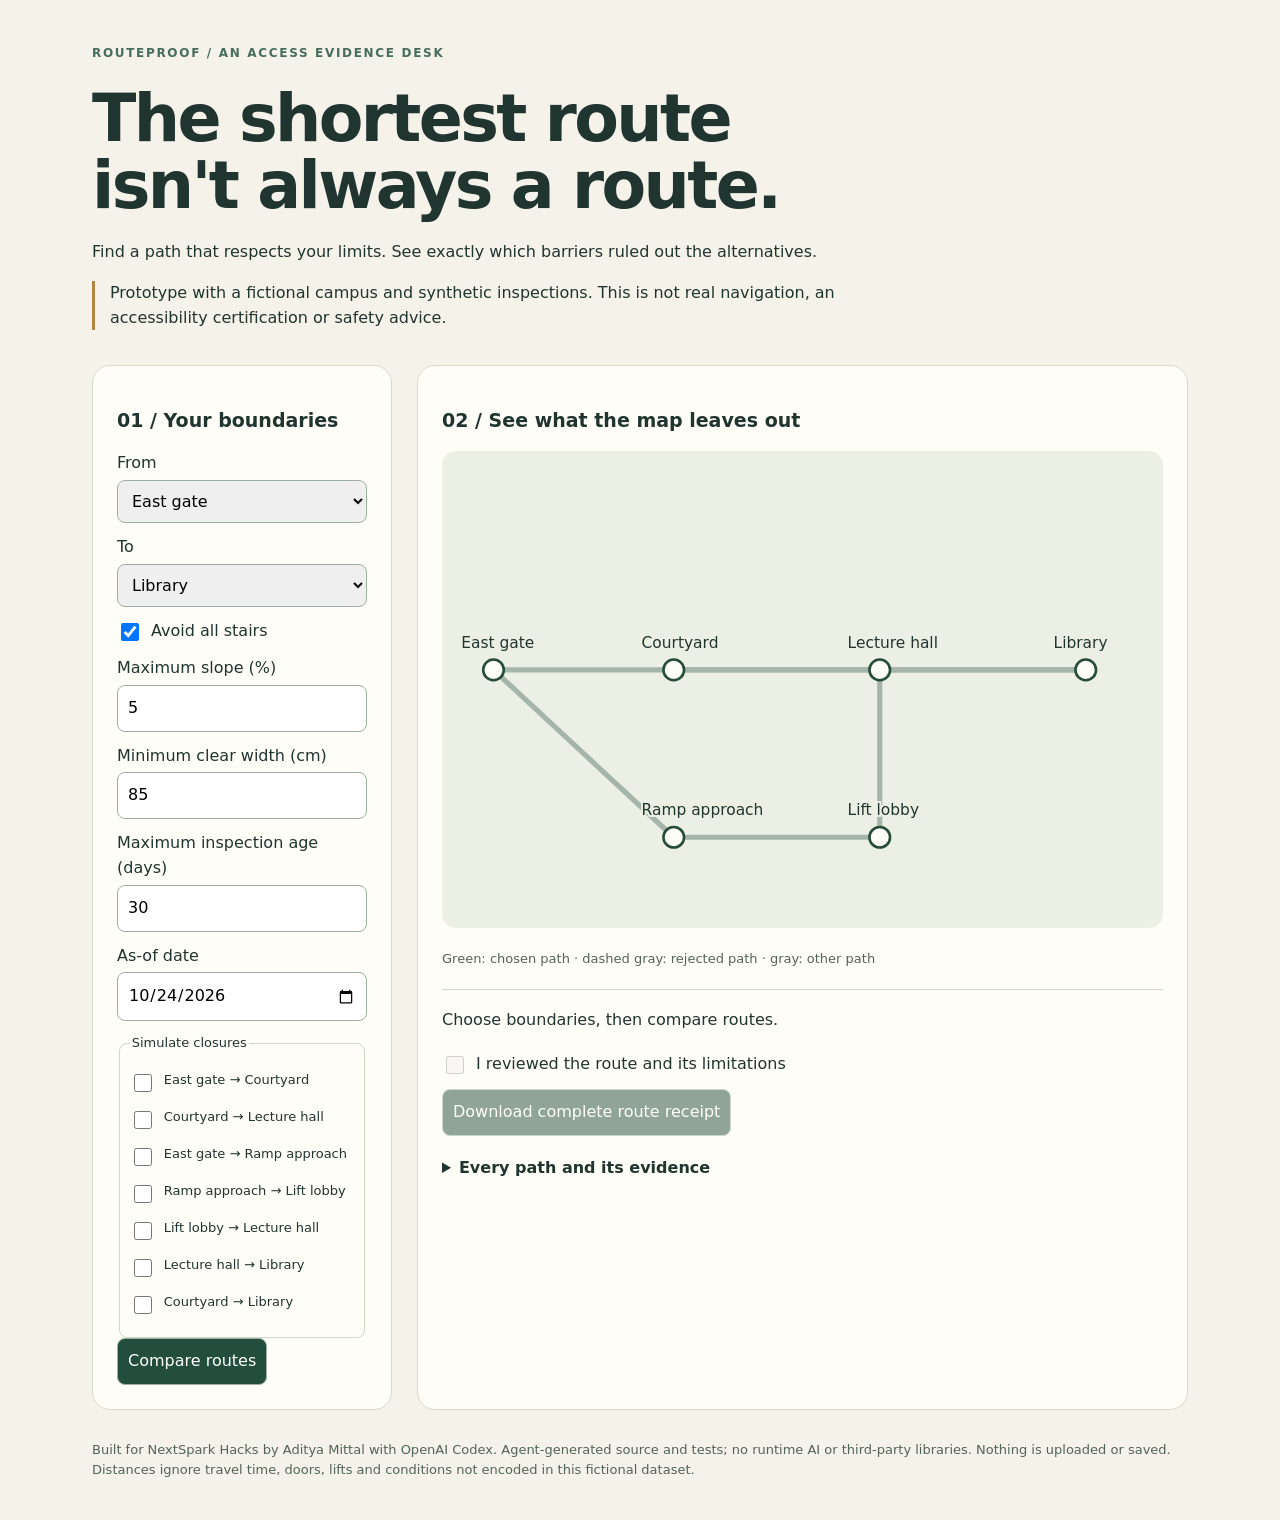
<file: index.html>
<!doctype html><html lang="en"><meta charset="utf-8"><meta name="viewport" content="width=device-width, initial-scale=1"><title>RouteProof — show the barriers</title><link rel="stylesheet" href="style.css"><main><header><span class="eyebrow">ROUTEPROOF / AN ACCESS EVIDENCE DESK</span><h1>The shortest route<br>isn't always a route.</h1><p>Find a path that respects your limits. See exactly which barriers ruled out the alternatives.</p><p class="notice">Prototype with a fictional campus and synthetic inspections. This is not real navigation, an accessibility certification or safety advice.</p></header><div class="layout"><form id="controls"><h2>01 / Your boundaries</h2><label>From<select id="from"></select></label><label>To<select id="to"></select></label><label class="check"><input type="checkbox" id="stairs" checked> Avoid all stairs</label><label>Maximum slope (%)<input id="slope" type="number" min="0" max="30" value="5" required></label><label>Minimum clear width (cm)<input id="width" type="number" min="0" max="300" value="85" required></label><label>Maximum inspection age (days)<input id="age" type="number" min="0" max="365" value="30" required></label><label>As-of date<input id="asof" type="date" value="2026-10-24" required></label><fieldset><legend>Simulate closures</legend><div id="closures"></div></fieldset><button type="submit">Compare routes</button></form><section><h2>02 / See what the map leaves out</h2><svg id="map" viewBox="0 0 560 370" role="img" aria-label="Fictional campus graph; route and rejection details are listed below"></svg><p class="legend">Green: chosen path · dashed gray: rejected path · gray: other path</p><div id="result" role="status" aria-live="polite">Choose boundaries, then compare routes.</div><label class="check"><input type="checkbox" id="approve" disabled> I reviewed the route and its limitations</label><button id="download" disabled>Download complete route receipt</button><details><summary>Every path and its evidence</summary><div id="audit"></div></details></section></div><footer>Built for NextSpark Hacks by Aditya Mittal with OpenAI Codex. Agent-generated source and tests; no runtime AI or third-party libraries. Nothing is uploaded or saved. Distances ignore travel time, doors, lifts and conditions not encoded in this fictional dataset.</footer></main><script type="module" src="ui.js"></script></html>
</file>
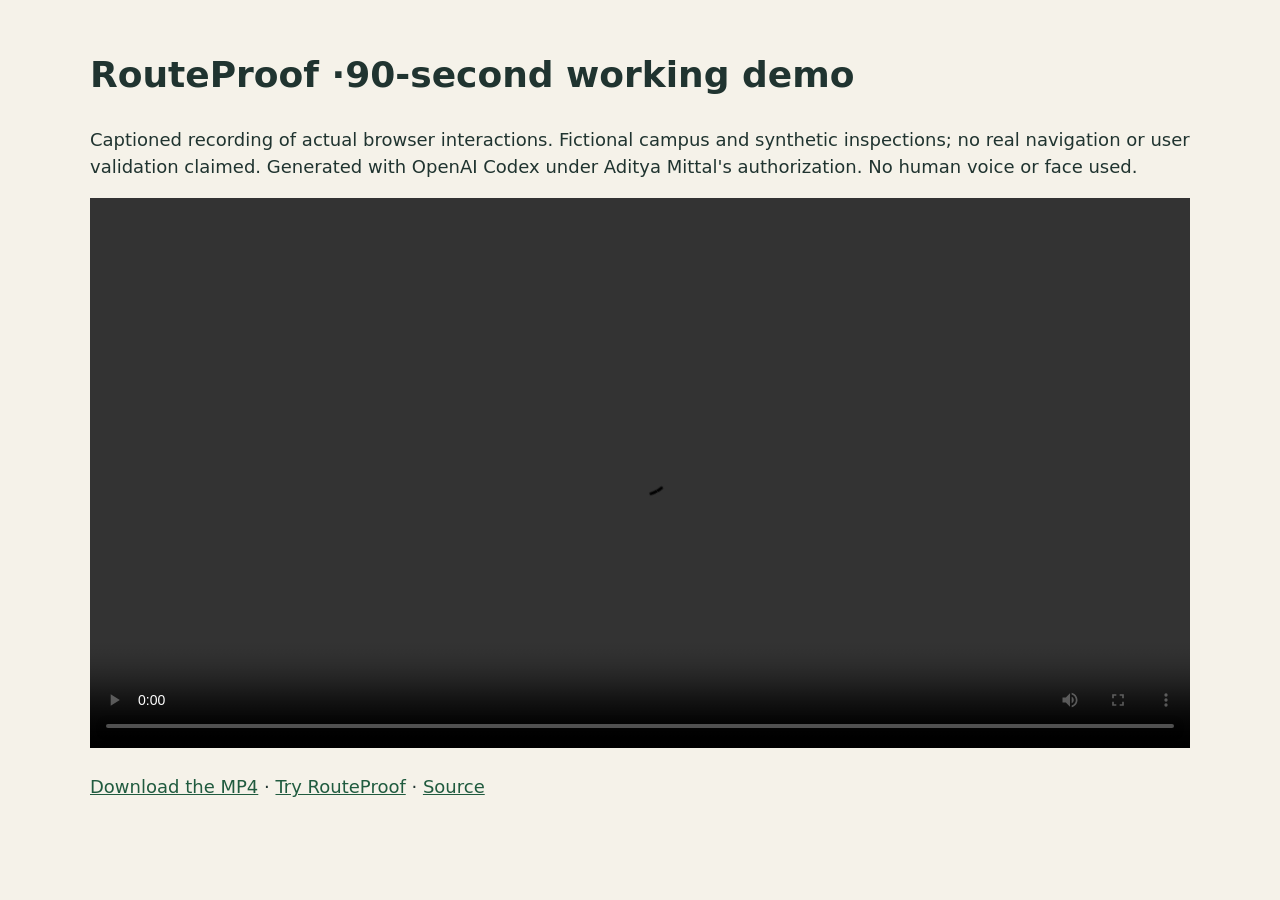
<file: demo.html>
<!doctype html><html lang="en"><meta charset="utf-8"><meta name="viewport" content="width=device-width,initial-scale=1"><title>RouteProof working demo</title><style>body{font:18px/1.5 system-ui;background:#f5f2e9;color:#203430;max-width:1100px;margin:auto;padding:24px}video{width:100%;height:auto}a{color:#205b3f}</style><h1>RouteProof ·90-second working demo</h1><p>Captioned recording of actual browser interactions. Fictional campus and synthetic inspections; no real navigation or user validation claimed. Generated with OpenAI Codex under Aditya Mittal's authorization. No human voice or face used.</p><video controls preload="metadata" src="demo.mp4"></video><p><a href="demo.mp4">Download the MP4</a> · <a href="./">Try RouteProof</a> · <a href="https://github.com/AdityaM274/RouteProof">Source</a></p></html>
</file>
<file: style.css>
*{box-sizing:border-box}body{margin:0;background:#f5f2e9;color:#203430;font:16px/1.55 system-ui}main{max-width:1140px;margin:auto;padding:40px 22px}.eyebrow{font-size:12px;letter-spacing:.14em;font-weight:750;color:#476d5b}h1{font-size:clamp(36px,6vw,65px);line-height:1.04;letter-spacing:-.04em;margin:20px 0}header{max-width:760px;margin-bottom:35px}h2{font-size:19px}.notice{border-left:3px solid #b28642;padding-left:15px}.layout{display:grid;grid-template-columns:minmax(0,300px) minmax(0,1fr);gap:25px}form,section{min-width:0;background:#fffdf7;border:1px solid #d7dacb;border-radius:18px;padding:24px}label{display:block;margin:12px 0}input,select,button{font:inherit;padding:10px;border:1px solid #9cafa1;border-radius:8px;max-width:100%}input:not([type=checkbox]),select{display:block;width:100%;margin-top:4px}button{background:#234d3c;color:white;cursor:pointer}button:disabled{opacity:.5;cursor:default}.check{display:flex;align-items:flex-start;gap:9px}input[type=checkbox]{width:18px;height:18px;flex-shrink:0;margin-top:4px}fieldset{border:1px solid #d0d7c9;border-radius:8px;min-width:0;font-size:13px}svg{width:100%;height:auto;background:#ecefe3;border-radius:14px}svg text{font-size:12px;fill:#203430;paint-order:stroke;stroke:#ecefe3;stroke-width:3px}svg line{stroke:#a6b5aa;stroke-width:4}svg .chosen{stroke:#23724d;stroke-width:7}svg .rejected{stroke:#87938b;stroke-dasharray:7 5}svg circle{fill:#fffdf7;stroke:#254b39;stroke-width:2}.legend,footer{font-size:13px;color:#52635a}footer{margin-top:30px}#result{border-top:1px solid #ccd5c7;padding-top:18px;margin:20px 0}#result h3{font-size:25px;margin:4px 0}li{margin:7px 0;overflow-wrap:anywhere}details{margin-top:20px}summary{cursor:pointer;font-weight:650}:focus-visible{outline:3px solid #b46a12;outline-offset:3px}@media(max-width:700px){.layout{grid-template-columns:1fr}main{padding:25px 14px}form,section{padding:18px}h1{font-size:39px}}@media(prefers-reduced-motion:reduce){*{scroll-behavior:auto}}
</file>
